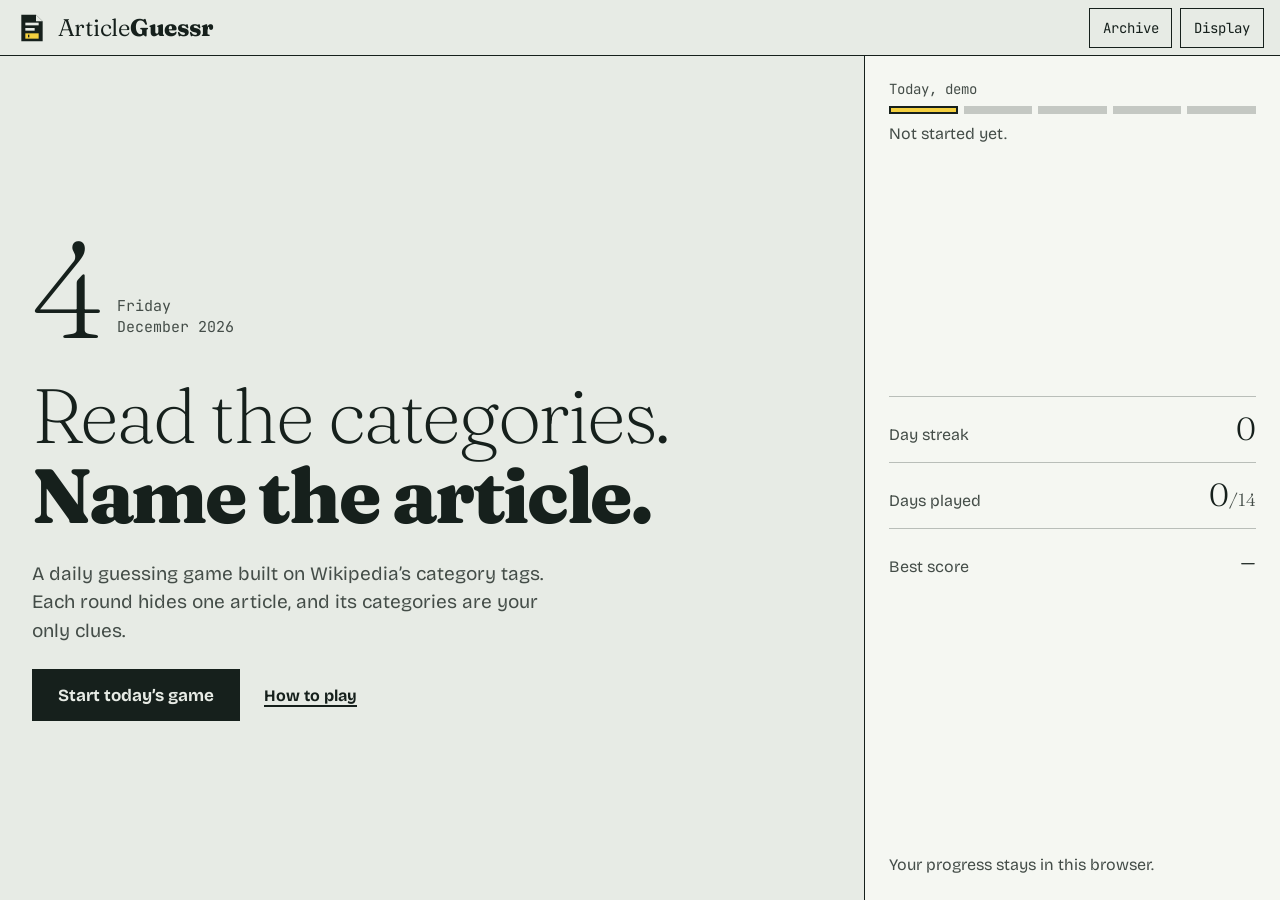
<file: index.html>
<!doctype html>
<html lang="en">
<head>
<meta charset="utf-8">
<meta name="viewport" content="width=device-width, initial-scale=1, viewport-fit=cover">
<title>ArticleGuessr: a daily game of Wikipedia categories</title>
<meta name="description" content="A daily guessing game: read the Wikipedia categories, name the hidden article.">
<script>try{var t=JSON.parse(localStorage.getItem("articleguessr.theme.v1"));document.documentElement.dataset.theme=t||(matchMedia("(prefers-color-scheme: dark)").matches?"dark":"light");var q=JSON.parse(localStorage.getItem("articleguessr.prefs.v1")||"{}");document.documentElement.dataset.size=q.size||"m"}catch(e){}</script>
<link rel="icon" type="image/svg+xml" href="logo-mark.svg">
<link rel="manifest" href="manifest.webmanifest">
<link rel="apple-touch-icon" href="icon-192.png">
<meta name="theme-color" content="#E7EBE5" media="(prefers-color-scheme: light)">
<meta name="theme-color" content="#0F1512" media="(prefers-color-scheme: dark)">
<link rel="preload" href="fonts/fraunces-latin.woff2" as="font" type="font/woff2" crossorigin>
<link rel="preload" href="fonts/bricolage-latin.woff2" as="font" type="font/woff2" crossorigin>
<link rel="stylesheet" href="styles.css">
</head>
<body>
<header class="bar">
  <a class="mark" href="#/" aria-label="ArticleGuessr home"><img class="lg-d" src="logo-mark.svg" alt="" width="40" height="40"><img class="lg-l" src="logo-mark-light.svg" alt="" width="40" height="40"><span><b>Article</b><i>Guessr</i></span></a>
  <nav class="tools"><a class="navbtn" href="#/archive">Archive</a><button class="navbtn" id="disp" type="button" aria-expanded="false" aria-controls="dpanel">Display</button></nav>
</header>
<div class="dpanel" id="dpanel" role="region" aria-label="Display settings" hidden>
  <p class="dh">Display</p>
  <div class="drow"><span>Theme</span><button class="dbtn" id="theme" type="button" aria-pressed="false">Use dark theme</button></div>
  <div class="drow"><span>Text size</span><div class="dseg" role="group" aria-label="Text size"><button type="button" data-size="m" aria-label="Normal text" aria-pressed="true">A</button><button type="button" data-size="l" aria-label="Large text" aria-pressed="false">A</button><button type="button" data-size="xl" aria-label="Extra large text" aria-pressed="false">A</button></div></div>
  <button class="dlink" id="howbtn" type="button">How to play</button>
</div>
<main id="app" tabindex="-1"><noscript><p class="nojs">ArticleGuessr needs JavaScript to run. Please enable it and reload.</p></noscript></main>
<script src="days.js"></script>
<script src="demo.js"></script>
<script src="logic.js"></script>
<script src="app.js"></script>
</body>
</html>
</file>
<file: styles.css>
/* ArticleGuessr styles: tokens, base, header, controls, then one section per screen. No animations. */

/* ---------- fonts (self-hosted variable fonts; weights are real, not synthesised) ---------- */
@font-face{font-family:Fraunces;font-style:normal;font-weight:100 900;font-display:swap;src:url(fonts/fraunces-latin-ext.woff2) format("woff2");unicode-range:U+0100-02BA,U+02BD-02C5,U+02C7-02CC,U+02CE-02D7,U+02DD-02FF,U+0304,U+0308,U+0329,U+1D00-1DBF,U+1E00-1E9F,U+1EF2-1EFF,U+2020,U+20A0-20AB,U+20AD-20C0,U+2113,U+2C60-2C7F,U+A720-A7FF}
@font-face{font-family:Fraunces;font-style:normal;font-weight:100 900;font-display:swap;src:url(fonts/fraunces-latin.woff2) format("woff2");unicode-range:U+0000-00FF,U+0131,U+0152-0153,U+02BB-02BC,U+02C6,U+02DA,U+02DC,U+0304,U+0308,U+0329,U+2000-206F,U+20AC,U+2122,U+2191,U+2193,U+2212,U+2215,U+FEFF,U+FFFD}
@font-face{font-family:"Bricolage Grotesque";font-style:normal;font-weight:200 800;font-display:swap;src:url(fonts/bricolage-latin-ext.woff2) format("woff2");unicode-range:U+0100-02BA,U+02BD-02C5,U+02C7-02CC,U+02CE-02D7,U+02DD-02FF,U+0304,U+0308,U+0329,U+1D00-1DBF,U+1E00-1E9F,U+1EF2-1EFF,U+2020,U+20A0-20AB,U+20AD-20C0,U+2113,U+2C60-2C7F,U+A720-A7FF}
@font-face{font-family:"Bricolage Grotesque";font-style:normal;font-weight:200 800;font-display:swap;src:url(fonts/bricolage-latin.woff2) format("woff2");unicode-range:U+0000-00FF,U+0131,U+0152-0153,U+02BB-02BC,U+02C6,U+02DA,U+02DC,U+0304,U+0308,U+0329,U+2000-206F,U+20AC,U+2122,U+2191,U+2193,U+2212,U+2215,U+FEFF,U+FFFD}
@font-face{font-family:"JetBrains Mono";font-style:normal;font-weight:400;font-display:swap;src:url(fonts/jetbrains-mono-latin-ext.woff2) format("woff2");unicode-range:U+0100-02BA,U+02BD-02C5,U+02C7-02CC,U+02CE-02D7,U+02DD-02FF,U+0304,U+0308,U+0329,U+1D00-1DBF,U+1E00-1E9F,U+1EF2-1EFF,U+2020,U+20A0-20AB,U+20AD-20C0,U+2113,U+2C60-2C7F,U+A720-A7FF}
@font-face{font-family:"JetBrains Mono";font-style:normal;font-weight:400;font-display:swap;src:url(fonts/jetbrains-mono-latin.woff2) format("woff2");unicode-range:U+0000-00FF,U+0131,U+0152-0153,U+02BB-02BC,U+02C6,U+02DA,U+02DC,U+0304,U+0308,U+0329,U+2000-206F,U+20AC,U+2122,U+2191,U+2193,U+2212,U+2215,U+FEFF,U+FFFD}

/* ---------- tokens ---------- */
:root{
  --paper:#E7EBE5;--card:#F5F7F2;--ink:#16201C;--accent:#F4D03F;--on-accent:#16201C;
  --pbg:var(--card);                                          /* side-panel background */
  --mute:color-mix(in srgb,var(--ink) 78%,var(--paper));       /* secondary text */
  --rule:color-mix(in srgb,var(--ink) 22%,var(--paper));       /* hairlines */
  --ph:color-mix(in srgb,var(--paper) 62%,var(--ink));         /* placeholder on the answer bar */
  --mh:.4em;                                                  /* accent highlight thickness */
  --s1:.5rem;--s2:1rem;--s3:1.5rem;--s4:2rem;
  --bar:3.5rem;
  --display:"Fraunces",Georgia,"Times New Roman",serif;
  --body:"Bricolage Grotesque","Helvetica Neue",Helvetica,Arial,sans-serif;
  --mono:"JetBrains Mono",ui-monospace,"Courier New",monospace;
  color-scheme:light}
[data-theme=dark]{--paper:#0F1512;--card:#18201C;--ink:#E7EBE5;--pbg:#1B2621;--ph:color-mix(in srgb,var(--paper) 80%,var(--ink));--mh:.12em;color-scheme:dark}

/* ---------- base ---------- */
*{box-sizing:border-box}
html{background:var(--paper);color:var(--ink);font:400 100%/1.45 var(--body);-webkit-text-size-adjust:100%}
html[data-size=l]{font-size:112.5%}
html[data-size=xl]{font-size:125%}
body{margin:0;min-height:100dvh;display:flex;flex-direction:column}
main{flex:1 1 auto;min-height:0}
main:focus{outline:none}
button,input{font:inherit;color:inherit}
a{color:inherit}
:focus-visible{outline:3px solid var(--ink);outline-offset:2px}
.sr{position:absolute;width:1px;height:1px;overflow:hidden;clip:rect(0 0 0 0);white-space:nowrap}
.nojs{padding:var(--s4)}
.meta{margin:0;font:400 .875rem var(--mono);color:var(--mute)}
.note{margin:var(--s1) 0 0;color:var(--mute)}

/* ---------- header ---------- */
.bar{flex:none;display:flex;justify-content:space-between;align-items:center;height:var(--bar);padding:0 var(--s2);border-bottom:1px solid var(--ink)}
.mark{display:flex;align-items:center;gap:.6rem;color:var(--ink);text-decoration:none;font:1.5rem/1 var(--display);letter-spacing:-.01em}
.mark img{display:block;width:2rem;height:2rem}
.mark b{font-weight:350}
.mark i{font-style:normal;font-weight:800}
.mark .lg-l{display:none}
[data-theme=dark] .mark .lg-d{display:none}
[data-theme=dark] .mark .lg-l{display:block}
.tools{display:flex;gap:var(--s1)}
.navbtn{display:inline-flex;align-items:center;min-height:2.5rem;padding:.25rem .8rem;font:400 .875rem var(--mono);color:var(--ink);background:none;border:1px solid var(--ink);text-decoration:none;cursor:pointer}

/* ---------- buttons ---------- */
.btn{display:inline-flex;align-items:center;justify-content:center;min-height:2.75rem;padding:.5rem var(--s3);font:700 1rem var(--body);text-align:center;text-decoration:none;color:var(--paper);background:var(--ink);border:2px solid var(--ink);cursor:pointer}
.btn.quiet{color:var(--ink);background:none}
.btn.big{min-height:3.25rem;font-size:1.0625rem}
.btn.sm{min-height:2.25rem;padding:.25rem var(--s2);font-size:.9375rem}
.btn.off{color:var(--mute);background:none;border-style:dashed;cursor:default}
.btn.armed{color:var(--on-accent);background:var(--accent)}
.btn:disabled{opacity:.4;cursor:default}
.btn:active:not(:disabled){transform:translateY(1px)}
.as-link{display:inline-flex;align-items:center;min-height:2.75rem;padding:0;font:700 1rem var(--body);color:var(--ink);background:none;border:0;text-decoration:underline;text-decoration-thickness:2px;text-underline-offset:.22em;cursor:pointer}
@media (hover:hover){
  .navbtn:hover,.btn:not(:disabled):not(.off):hover,.as-link:hover,.dbtn:hover,.dseg button:hover,.dlink:hover{color:var(--on-accent);background:var(--accent)}
}

/* ---------- layout shells ---------- */
.hero,.stage{display:grid;grid-template-columns:minmax(0,1fr) minmax(20rem,26rem)}
.hero{min-height:calc(100dvh - var(--bar))}
.stage{height:calc(100dvh - var(--bar))}
.stage.gm{display:block}

.panel{display:flex;flex-direction:column;justify-content:space-between;gap:var(--s3);min-height:0;overflow:auto;padding:var(--s3);color:var(--ink);background:var(--pbg);border-left:1px solid var(--ink)}
.panel .btn:not(.quiet){background:var(--ink)}

/* ---------- home ---------- */
.hl{display:flex;flex-direction:column;justify-content:center;gap:var(--s4);padding:var(--s4)}
.dateline{margin:0;display:flex;align-items:flex-end;gap:var(--s2)}
.dateline b{font:200 clamp(5rem,12vw,8.5rem)/.8 var(--display);letter-spacing:-.04em}
.dateline span{padding-bottom:.35rem;font:400 .9375rem/1.4 var(--mono);color:var(--mute)}
.hmain h1{margin:0;font:200 clamp(2.5rem,6vw,5rem)/1.04 var(--display);letter-spacing:-.03em}
.hmain h1 strong{font-weight:800}
.lede{max-width:34rem;margin:var(--s3) 0 0;font-size:1.1875rem;line-height:1.5;color:var(--mute)}
.lede b{color:var(--ink)}
.cta{display:flex;flex-wrap:wrap;align-items:center;gap:var(--s1) var(--s3);margin-top:var(--s3)}

.ticks{display:flex;gap:6px;margin:var(--s1) 0}
.ticks i{flex:1;height:8px;background:color-mix(in srgb,var(--ink) 22%,var(--pbg))}
.ticks .now{background:var(--accent);box-shadow:inset 0 0 0 2px var(--ink)}
.ticks .ok{background:var(--ink)}
.ticks .miss{background:none;box-shadow:inset 0 0 0 2px var(--ink)}
.ticks .skip{background:repeating-linear-gradient(45deg,transparent 0 3px,var(--mute) 3px 4px)}
.cdwn{margin:var(--s1) 0 0}
.cdwn b{font-variant-numeric:tabular-nums}
.facts{margin:0}
.facts div{display:flex;justify-content:space-between;align-items:baseline;padding:var(--s2) 0;border-top:1px solid var(--rule)}
.facts dt{color:var(--mute)}
.facts dd{margin:0;font:300 2rem/1 var(--display)}
.facts small{font-size:.55em;color:var(--mute)}

/* ---------- game: progress rail ---------- */
.game{height:100%;display:grid;grid-template-columns:minmax(0,1.5fr) minmax(20rem,1fr);grid-template-rows:auto minmax(0,1fr)}
.rr{grid-column:1/-1;padding:var(--s1) var(--s3) var(--s2);background:var(--card);border-bottom:1px solid var(--ink)}
.rtop{display:flex;justify-content:space-between;align-items:baseline}
.rnd,.sc{display:flex;align-items:baseline;gap:.5rem;margin:0}
.rnd b,.sc b{font:300 2.25rem/1.1 var(--display);letter-spacing:-.02em}
.rnd span,.sc span{font:400 .875rem var(--mono);color:var(--mute)}
.rsegs{list-style:none;margin:var(--s1) 0 0;padding:0;display:grid;grid-template-columns:repeat(var(--n),minmax(0,1fr));gap:0 var(--s2)}
.rsegs li{display:flex;align-items:baseline;gap:.5rem;min-width:0;padding-top:.35rem;font:400 .8125rem var(--mono);color:var(--mute);border-top:6px solid var(--rule)}
.rsegs b{min-width:0;overflow:hidden;text-overflow:ellipsis;white-space:nowrap;font:500 .9375rem var(--display)}
.rsegs em{margin-left:auto;font-style:normal}
.rsegs .now,.rsegs .ok,.rsegs .miss{color:var(--ink);border-top-color:var(--ink)}
.rsegs .miss{border-top-style:dashed}
.rsegs .skip{border-top-color:var(--mute);border-top-style:dotted}
.rsegs .now span{padding:0 .35em;color:var(--on-accent);background:var(--accent)}
.rsegs .ok em,.row.ok em{background:linear-gradient(var(--accent),var(--accent)) 0 90%/100% .32em no-repeat}
[data-theme=dark] .rsegs .ok em,[data-theme=dark] .row.ok em{background:none;color:var(--accent)}

/* ---------- game: clues ---------- */
.clues{display:flex;flex-direction:column;gap:var(--s1);min-height:0;padding:var(--s3)}
.clue-head,.bh{display:flex;justify-content:space-between;align-items:baseline;gap:var(--s2);padding-bottom:var(--s1);border-bottom:2px solid var(--ink);font:400 .875rem var(--mono)}
.clue-head :is(h1,h2){margin:0;font:inherit}
.clue-head span,.bh span{color:var(--mute);white-space:nowrap}
.catbox{flex:1 1 auto;min-height:0;display:flex;flex-direction:column;overflow:auto;padding:var(--s1) var(--s3);background:var(--card);border:1px solid var(--ink)}
.catbox.more::after{content:"Scroll for more categories";position:sticky;bottom:0;margin-top:auto;padding:.5rem 0 .25rem;font:400 .8125rem var(--mono);text-align:center;color:var(--mute);background:linear-gradient(transparent,var(--card) 45%)}
.cats{list-style:none;margin:auto 0;padding:0;display:grid;grid-template-columns:repeat(var(--cols,1),minmax(0,1fr));column-gap:var(--s4);font-size:var(--fs,2rem)}
.cats li{padding:.3em 0;font:700 1em/1.15 var(--body);letter-spacing:-.015em;text-wrap:balance;overflow-wrap:break-word}
.cats li+li{border-top:1px solid var(--rule)}
.cats[data-cols="2"] li:nth-child(2){border-top:0}
.cats.measure li{overflow-wrap:normal}

/* ---------- game: answer column ---------- */
.acol{display:flex;flex-direction:column;gap:var(--s2);min-height:0;overflow:auto;padding:var(--s3);border-left:1px solid var(--rule)}
.agroup{display:flex;flex-direction:column;gap:var(--s1);margin:auto 0}
.acol label{font:400 .875rem var(--mono);color:var(--mute)}
.titlebar{margin:0;color:var(--paper);background:var(--ink)}
.titlebar input{display:block;width:100%;min-width:0;padding:var(--s2);font:400 clamp(1.5rem,2.4vw,2rem)/1.2 var(--display);color:inherit;background:none;border:0;border-radius:0}
.titlebar input::placeholder{color:var(--ph);opacity:1}
.titlebar input:focus{outline:none}
.titlebar:focus-within{outline:3px solid var(--accent);outline-offset:2px}
.err{align-self:flex-start;margin:0;font-weight:700}
.err:empty{height:0;margin-top:calc(-1 * var(--s1))}   /* no reserved gap; stays in the DOM so the alert is announced */
.err:not(:empty){padding:0 var(--s1);color:var(--on-accent);background:var(--accent)}
.rule{margin:var(--s1) 0 0;font-size:.9375rem;color:var(--mute)}
.acts{display:flex;gap:var(--s1)}
.acts .btn{flex:1}
.agroup .acts .btn:first-child{flex:2}

/* ---------- game: reveal ---------- */
.ans{justify-content:flex-start}
.rl{display:flex;flex-wrap:wrap;align-items:center;gap:var(--s1) var(--s2)}
.badge{display:inline-flex;align-items:center;padding:.1rem var(--s2);font:700 1rem/1.5 var(--body);border:2px solid var(--ink)}
.badge.ok{color:var(--on-accent);background:var(--accent)}
.badge.skip{border-style:dashed}
.near{margin:0;color:var(--mute)}
.titlebar.answer{padding:var(--s2);font:700 clamp(2rem,3.6vw,3rem)/1.1 var(--display);letter-spacing:-.02em;text-wrap:balance;overflow-wrap:anywhere;border-bottom:6px solid var(--accent)}
.body{flex:1 1 auto;min-height:0;overflow:auto}
.desc{margin:0 0 var(--s2);font-size:1.125rem;line-height:1.55}
.wl{margin:0}
.ans .acts{flex:none;margin-top:auto}

/* ---------- results ---------- */
.board{min-height:0;overflow:auto;padding:var(--s3)}
.rows{list-style:none;margin:0;padding:0}
.row{display:grid;grid-template-columns:2.25rem minmax(0,1fr) auto;gap:var(--s2);align-items:baseline;padding:var(--s2) 0;border-bottom:1px solid var(--rule)}
.rn{font:400 .875rem var(--mono);color:var(--mute)}
.rt a{font:500 1.5rem/1.2 var(--display);text-decoration:none;overflow-wrap:anywhere}
.rt a:hover,.rt a:focus-visible{text-decoration:underline;text-decoration-thickness:2px}
.rt p{margin:.25rem 0 0;color:var(--mute);overflow-wrap:anywhere}
.row.skip .rt a{color:var(--mute)}
.row em{font:300 2rem/1 var(--display);font-style:normal}
.score{width:fit-content;margin:var(--s1) 0 0;font:200 clamp(4.5rem,9vw,7rem)/.95 var(--display);letter-spacing:-.04em;background:linear-gradient(var(--accent),var(--accent)) 0 88%/100% .16em no-repeat}
[data-theme=dark] .score{background:none;color:var(--accent)}
.score small{font-size:.32em;letter-spacing:0;color:var(--mute)}
.panel h2{margin:var(--s1) 0 0;font:700 1.5rem/1.2 var(--display)}
.marks{margin:0;font:400 2rem var(--mono);letter-spacing:.3em}
[data-theme=dark] .marks{color:var(--accent)}
.panel .acts{flex-wrap:wrap}
.panel .acts .btn{flex:1 1 auto}
.panel .acts #share{flex-basis:100%}

/* ---------- archive ---------- */
.studio{padding:var(--s3) var(--s4)}
.stu{max-width:72rem;margin:0 auto}
.sth{display:flex;flex-wrap:wrap;justify-content:space-between;align-items:flex-end;gap:var(--s3);padding-bottom:var(--s3);border-bottom:2px solid var(--ink)}
.sth h1{margin:.25rem 0;font:200 clamp(2rem,5vw,3.5rem)/1.05 var(--display);letter-spacing:-.02em}
.strip{display:flex;gap:var(--s3);margin:0}
.strip div{display:flex;flex-direction:column-reverse}
.strip dt{font:400 .875rem var(--mono);color:var(--mute)}
.strip dd{margin:0;font:300 2rem/1.1 var(--display)}
.strip small{font-size:.55em;color:var(--mute)}
.archgrid{display:grid;grid-template-columns:minmax(18rem,26rem) minmax(0,1fr);gap:var(--s4);margin-top:var(--s3)}
.calh{display:flex;justify-content:space-between;align-items:center;margin-bottom:var(--s1)}
.calh b{font:700 1.125rem var(--display)}
.cal{display:grid;grid-template-columns:repeat(7,minmax(0,1fr));gap:4px}
.cw{padding:.25rem 0;font:400 .75rem var(--mono);text-align:center;color:var(--mute)}
.cd{aspect-ratio:1;display:flex;flex-direction:column;align-items:center;justify-content:center;gap:2px;min-width:0;padding:2px;color:var(--ink);background:var(--card);border:1px solid var(--rule);cursor:pointer}
.cd em{font:500 1rem/1 var(--display);font-style:normal}
.cd small{font:400 .6875rem/1 var(--mono);color:var(--mute)}
.cd.none,.cd.locked{color:var(--mute);background:none;border-style:dashed;cursor:default}   /* dashed, not faded: opacity would fail contrast */
.cd.none small,.cd.locked small{color:var(--mute)}
.cd.mid{border:1px dashed var(--ink)}
.cd.done{color:var(--on-accent);background:var(--accent);border-color:var(--ink)}
.cd.done small{color:inherit}
.cd.today em{text-decoration:underline;text-decoration-thickness:2px;text-underline-offset:.15em}
.cd.sel{box-shadow:inset 0 0 0 3px var(--ink)}
.selbox .meta{margin-bottom:var(--s1)}
.arch{list-style:none;margin:0;padding:0}
.arow{display:grid;grid-template-columns:minmax(0,1fr) auto;gap:var(--s2);align-items:center;padding:var(--s2);background:var(--card);border:1px solid var(--ink)}
.at{display:flex;flex-direction:column;gap:.15rem}
.at b{font:700 1.125rem var(--display)}
.at span,.asc small{color:var(--mute);font-size:.9375rem}
.tag{width:fit-content;padding:0 .4rem;font:400 .75rem/1.5 var(--mono);font-style:normal;color:var(--on-accent);background:var(--accent)}
.asc{display:flex;flex-direction:column}
.asc em{font:300 2rem/1 var(--display);font-style:normal}
.aa{grid-column:1/-1;display:flex;gap:var(--s1)}
.mini{list-style:none;margin:var(--s2) 0 0;padding:0}
.mini li{display:grid;grid-template-columns:2.25rem minmax(0,1.2fr) minmax(0,1fr) auto;gap:var(--s1);align-items:baseline;padding:.6rem 0;border-bottom:1px solid var(--rule)}
.mini span{font:400 .875rem var(--mono);color:var(--mute)}
.mini a{font:500 1.0625rem var(--display);text-decoration:none;overflow-wrap:anywhere}
.mini a:hover{text-decoration:underline}
.mini i{font-style:normal;color:var(--mute);overflow-wrap:anywhere}
.mini em{font-style:normal;font-weight:700}

/* ---------- display panel, how-to dialog, toast ---------- */
.dpanel{position:fixed;top:calc(var(--bar) + 4px);right:var(--s2);z-index:10;display:flex;flex-direction:column;gap:var(--s2);width:min(20rem,calc(100vw - 2rem));padding:var(--s2);background:var(--card);border:1px solid var(--ink);box-shadow:4px 4px 0 var(--ink)}
.dpanel[hidden]{display:none}
.dh{margin:0;font:400 .875rem var(--mono);color:var(--mute)}
.drow{display:flex;justify-content:space-between;align-items:center;gap:var(--s2)}
.dbtn{min-height:2.5rem;padding:0 var(--s2);background:none;border:1px solid var(--ink);cursor:pointer}
.dseg{display:flex}
.dseg button{width:2.75rem;height:2.5rem;margin-left:-1px;background:none;border:1px solid var(--ink);cursor:pointer}
.dseg button:nth-child(2){font-size:1.125rem}
.dseg button:nth-child(3){font-size:1.375rem}
.dseg button[aria-pressed=true]{color:var(--paper);background:var(--ink)}
.dlink{align-self:flex-start;min-height:2.5rem;padding:0 .25rem;font-weight:700;background:none;border:0;text-decoration:underline;text-underline-offset:.2em;cursor:pointer}
dialog#how{width:min(32rem,calc(100vw - 2rem));padding:var(--s3);color:var(--ink);background:var(--card);border:2px solid var(--ink)}
dialog#how::backdrop{background:rgba(0,0,0,.55)}
dialog#how h2{margin:0 0 var(--s2);font:700 1.5rem var(--display)}
.hw{margin:0 0 var(--s2);padding-left:1.25rem;line-height:1.5}
.hw li{margin-bottom:var(--s1)}
.hwx{margin:0 0 var(--s3);padding:var(--s2);background:var(--paper);border:1px solid var(--rule)}
.hwc{margin:var(--s1) 0 0;font-weight:700}
.hwa{margin:var(--s1) 0 0;font:700 1.5rem var(--display)}
.toast{position:fixed;left:50%;bottom:var(--s2);z-index:20;max-width:calc(100vw - 2rem);margin:0;padding:var(--s1) var(--s2);font-size:.9375rem;color:var(--paper);background:var(--ink);transform:translateX(-50%)}

/* ---------- small screens ---------- */
@media (max-width:760px){
  .bar{padding:0 var(--s2)}
  .mark{font-size:1.25rem}
  .hero{grid-template-columns:minmax(0,1fr);min-height:0}
  .stage{grid-template-columns:minmax(0,1fr);height:auto}
  .stage.gm{height:calc(100dvh - var(--bar))}
  .hl{gap:var(--s3);padding:var(--s3) var(--s2)}
  .panel{border-left:0;border-top:1px solid var(--ink);padding:var(--s2) var(--s2) var(--s3)}
  .stage:not(.gm)>.panel{order:-1;border-top:0;border-bottom:1px solid var(--ink)}   /* results: score and Share first, breakdown below */
  .board{overflow:visible;padding:var(--s2)}
  .row{grid-template-columns:2rem minmax(0,1fr) auto}
  .rt a{font-size:1.25rem}
  .studio{padding:var(--s2)}
  .archgrid{grid-template-columns:minmax(0,1fr);gap:var(--s3)}
  .rr{padding:.25rem var(--s2) var(--s1)}
  .rnd b,.sc b{font-size:1.75rem}
  .rsegs{margin-top:.25rem}
  .rsegs b,.rsegs em{display:none}
  .clues{padding:var(--s2) var(--s2) var(--s1)}
  .catbox{padding:var(--s1) var(--s2)}
  .mini li{grid-template-columns:2rem minmax(0,1fr) auto}
  .mini i{grid-column:2/-1;grid-row:2}
}
@media (max-width:760px) and (orientation:portrait){
  .game{grid-template-columns:minmax(0,1fr);grid-template-rows:auto minmax(7rem,1fr) auto}
  .acol{overflow:visible;padding:var(--s2);border-left:0;border-top:1px solid var(--ink)}
  .agroup{margin:0}
  .acol.ans{max-height:min(62dvh,34rem);overflow:hidden}   /* px-based cap: a % here is circular with the auto row */
  .body{min-height:4rem}
  .titlebar input{padding:.75rem var(--s2)}
  .titlebar.answer{font-size:1.75rem}
  .desc{font-size:1rem}
}
@media (max-width:760px) and (orientation:landscape){
  .game{grid-template-columns:minmax(0,1.2fr) minmax(15rem,1fr)}
  .acol{padding:var(--s2)}
}
@media (max-width:760px) and (max-height:620px) and (orientation:portrait){   /* very short phones: give the clues the room */
  .rule{display:none}
  .rnd b,.sc b{font-size:1.5rem}
  .clue-head{font-size:.8125rem}
  .clues{padding-top:var(--s1)}
  .acol{padding:var(--s1) var(--s2) var(--s2)}
  .titlebar input{padding:.6rem var(--s2)}
  .btn.big{min-height:3rem}
}
@media (max-height:480px){
  .rtop{display:none}
  .rsegs{margin-top:0}
  .clues{padding-top:var(--s1)}
}
</file>
